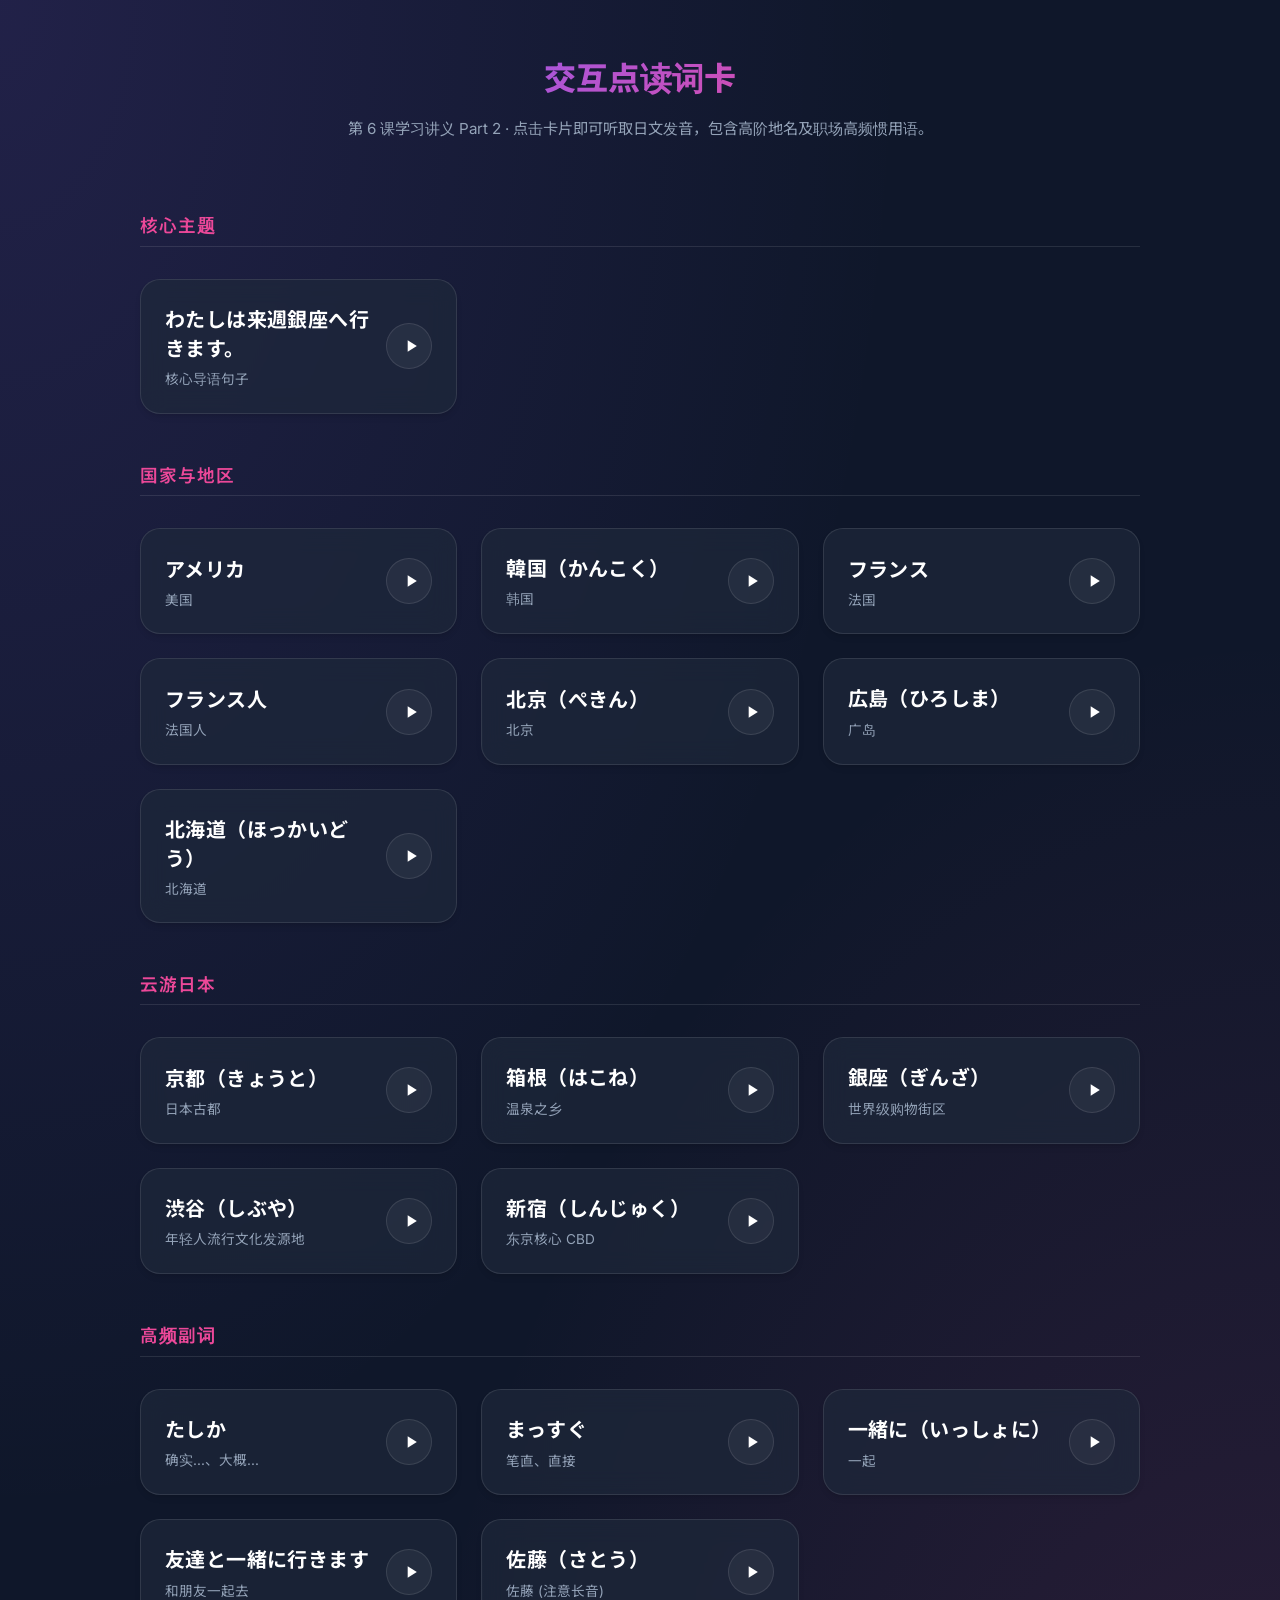
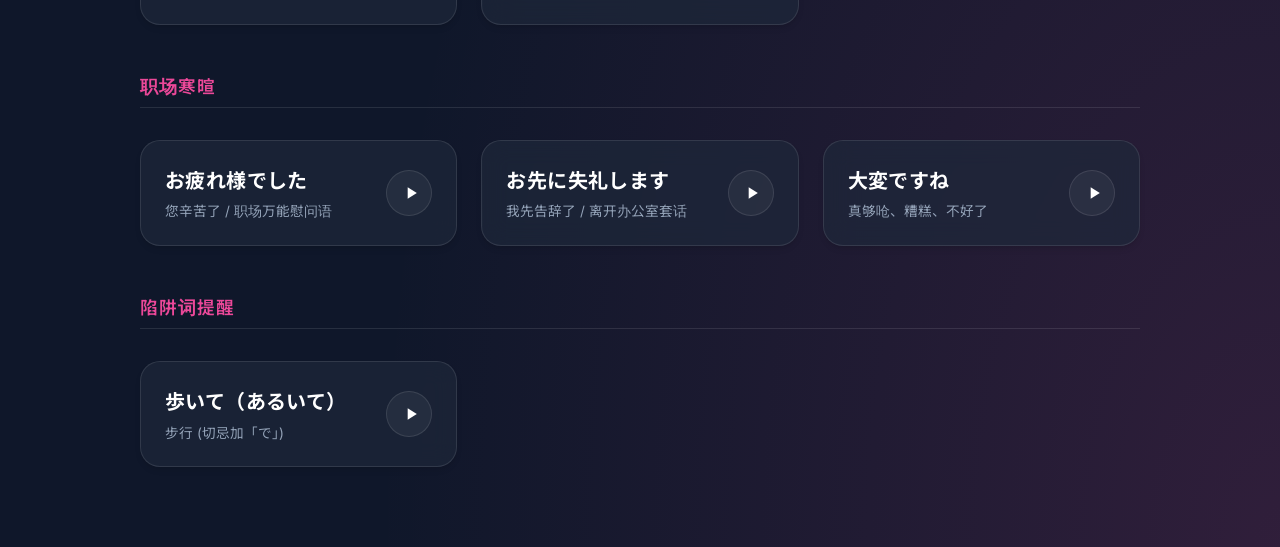
<file: jp_lesson_6_audio_deck/index.html>
<!DOCTYPE html>
<html lang="zh-CN">

<head>
    <meta charset="UTF-8">
    <meta name="viewport" content="width=device-width, initial-scale=1.0">
    <title>第六课 Part 2 互动词汇卡</title>
    <link
        href="https://fonts.googleapis.com/css2?family=Inter:wght@400;600;800&family=Noto+Sans+JP:wght@400;700&display=swap"
        rel="stylesheet">
    <style>
        :root {
            --primary: #8B5CF6;
            --secondary: #EC4899;
            --background: #0f172a;
            --card-bg: rgba(30, 41, 59, 0.7);
            --card-border: rgba(255, 255, 255, 0.1);
            --text-main: #f8fafc;
            --text-muted: #94a3b8;
            --radius-lg: 20px;
            --radius-full: 9999px;
            --transition: all 0.3s cubic-bezier(0.4, 0, 0.2, 1);
        }

        body {
            font-family: 'Inter', 'Noto Sans JP', sans-serif;
            background-color: var(--background);
            background-image:
                radial-gradient(at 0% 0%, rgba(139, 92, 246, 0.15) 0px, transparent 50%),
                radial-gradient(at 100% 100%, rgba(236, 72, 153, 0.15) 0px, transparent 50%);
            color: var(--text-main);
            margin: 0;
            padding: 2rem 1rem;
            min-height: 100vh;
            display: flex;
            flex-direction: column;
            align-items: center;
            -webkit-font-smoothing: antialiased;
        }

        .header {
            text-align: center;
            margin-bottom: 2rem;
            max-width: 600px;
        }

        .header h1 {
            font-size: 2rem;
            font-weight: 800;
            background: linear-gradient(135deg, var(--primary), var(--secondary));
            -webkit-background-clip: text;
            -webkit-text-fill-color: transparent;
            margin-bottom: 0.5rem;
        }

        .header p {
            color: var(--text-muted);
            font-size: 0.95rem;
            line-height: 1.5;
        }

        .deck-container {
            display: grid;
            grid-template-columns: repeat(auto-fill, minmax(300px, 1fr));
            gap: 1.5rem;
            width: 100%;
            max-width: 1000px;
            padding-bottom: 3rem;
        }

        .card {
            background: var(--card-bg);
            backdrop-filter: blur(12px);
            -webkit-backdrop-filter: blur(12px);
            border: 1px solid var(--card-border);
            border-radius: var(--radius-lg);
            padding: 1.5rem;
            display: flex;
            align-items: center;
            justify-content: space-between;
            transition: var(--transition);
            cursor: pointer;
            position: relative;
            overflow: hidden;
            box-shadow: 0 4px 6px -1px rgba(0, 0, 0, 0.1), 0 2px 4px -1px rgba(0, 0, 0, 0.06);
        }

        .card::before {
            content: '';
            position: absolute;
            top: 0;
            left: 0;
            width: 100%;
            height: 100%;
            background: linear-gradient(45deg, transparent, rgba(255, 255, 255, 0.05), transparent);
            transform: translateX(-100%);
            transition: 0.5s;
        }

        .card:hover {
            transform: translateY(-4px);
            box-shadow: 0 10px 15px -3px rgba(0, 0, 0, 0.2), 0 4px 6px -2px rgba(0, 0, 0, 0.1);
            border-color: rgba(139, 92, 246, 0.3);
        }

        .card:hover::before {
            transform: translateX(100%);
        }

        .card.active {
            border-color: var(--secondary);
            background: rgba(45, 55, 72, 0.8);
        }

        .card-content {
            display: flex;
            flex-direction: column;
            gap: 0.4rem;
            z-index: 1;
            flex: 1;
        }

        .jp-text {
            font-size: 1.25rem;
            font-weight: 700;
            color: #fff;
            letter-spacing: 0.02em;
        }

        .cn-text {
            font-size: 0.85rem;
            color: var(--text-muted);
            font-weight: 400;
        }

        .play-btn {
            background: rgba(255, 255, 255, 0.05);
            border: 1px solid var(--card-border);
            width: 44px;
            height: 44px;
            border-radius: var(--radius-full);
            display: flex;
            align-items: center;
            justify-content: center;
            cursor: pointer;
            transition: var(--transition);
            z-index: 1;
            flex-shrink: 0;
            margin-left: 1rem;
        }

        .card:hover .play-btn {
            background: var(--primary);
            border-color: var(--primary);
            box-shadow: 0 0 15px rgba(139, 92, 246, 0.4);
            transform: scale(1.05);
        }

        .play-btn svg {
            width: 20px;
            height: 20px;
            fill: #fff;
            margin-left: 3px;
        }

        .card.playing .play-btn {
            background: var(--secondary);
            border-color: var(--secondary);
            box-shadow: 0 0 15px rgba(236, 72, 153, 0.6);
            transform: scale(1.1);
            animation: pulse 1.5s infinite;
        }

        .card.playing .play-btn svg {
            fill: #fff;
        }

        @keyframes pulse {
            0% {
                box-shadow: 0 0 0 0 rgba(236, 72, 153, 0.7);
            }

            70% {
                box-shadow: 0 0 0 10px rgba(236, 72, 153, 0);
            }

            100% {
                box-shadow: 0 0 0 0 rgba(236, 72, 153, 0);
            }
        }

        .category-title {
            grid-column: 1 / -1;
            font-size: 1.1rem;
            font-weight: 600;
            color: var(--secondary);
            margin-top: 1.5rem;
            margin-bottom: 0.5rem;
            padding-bottom: 0.5rem;
            border-bottom: 1px solid var(--card-border);
            text-transform: uppercase;
            letter-spacing: 0.05em;
        }

        /* Scrollbar aesthetics */
        ::-webkit-scrollbar {
            width: 8px;
        }

        ::-webkit-scrollbar-track {
            background: var(--background);
        }

        ::-webkit-scrollbar-thumb {
            background: rgba(255, 255, 255, 0.2);
            border-radius: 10px;
        }

        ::-webkit-scrollbar-thumb:hover {
            background: rgba(255, 255, 255, 0.3);
        }

        /* Mobile optimization */
        @media (max-width: 600px) {
            .deck-container {
                grid-template-columns: 1fr;
            }

            .header h1 {
                font-size: 1.6rem;
            }

            body {
                padding: 1.5rem 1rem;
            }
        }
    </style>
</head>

<body>

    <div class="header">
        <h1>交互点读词卡</h1>
        <p>第 6 课学习讲义 Part 2 · 点击卡片即可听取日文发音，包含高阶地名及职场高频惯用语。</p>
    </div>

    <div class="deck-container" id="deck">
        <!-- Cards injected via JS -->
    </div>

    <script>
        const audioUrlBase = "https://tiexiang0-alt.github.io/ransport-policy-handbook/jp_lesson_6_part2_quiz/audio/audio_";
        const items = [
            { category: "核心主题", jp: "わたしは来週銀座へ行きます。", cn: "核心导语句子", id: 0 },
            { category: "国家与地区", jp: "アメリカ", cn: "美国", id: 1 },
            { category: "国家与地区", jp: "韓国（かんこく）", cn: "韩国", id: 2 },
            { category: "国家与地区", jp: "フランス", cn: "法国", id: 3 },
            { category: "国家与地区", jp: "フランス人", cn: "法国人", id: 4 },
            { category: "国家与地区", jp: "北京（ぺきん）", cn: "北京", id: 5 },
            { category: "国家与地区", jp: "広島（ひろしま）", cn: "广岛", id: 6 },
            { category: "国家与地区", jp: "北海道（ほっかいどう）", cn: "北海道", id: 7 },
            { category: "云游日本", jp: "京都（きょうと）", cn: "日本古都", id: 8 },
            { category: "云游日本", jp: "箱根（はこね）", cn: "温泉之乡", id: 9 },
            { category: "云游日本", jp: "銀座（ぎんざ）", cn: "世界级购物街区", id: 10 },
            { category: "云游日本", jp: "渋谷（しぶや）", cn: "年轻人流行文化发源地", id: 11 },
            { category: "云游日本", jp: "新宿（しんじゅく）", cn: "东京核心 CBD", id: 12 },
            { category: "高频副词", jp: "たしか", cn: "确实...、大概...", id: 13 },
            { category: "高频副词", jp: "まっすぐ", cn: "笔直、直接", id: 14 },
            { category: "高频副词", jp: "一緒に（いっしょに）", cn: "一起", id: 15 },
            { category: "高频副词", jp: "友達と一緒に行きます", cn: "和朋友一起去", id: 16 },
            { category: "高频副词", jp: "佐藤（さとう）", cn: "佐藤 (注意长音)", id: 17 },
            { category: "职场寒暄", jp: "お疲れ様でした", cn: "您辛苦了 / 职场万能慰问语", id: 18 },
            { category: "职场寒暄", jp: "お先に失礼します", cn: "我先告辞了 / 离开办公室套话", id: 19 },
            { category: "职场寒暄", jp: "大変ですね", cn: "真够呛、糟糕、不好了", id: 20 },
            { category: "陷阱词提醒", jp: "歩いて（あるいて）", cn: "步行 (切忌加「で」)", id: 21 },
        ];

        const deck = document.getElementById("deck");
        let currentAudio = null;
        let currentPlayingCard = null;

        // Group items by category
        let lastCategory = "";
        items.forEach(item => {
            if (item.category !== lastCategory) {
                const title = document.createElement("div");
                title.className = "category-title";
                title.innerText = item.category;
                deck.appendChild(title);
                lastCategory = item.category;
            }

            const card = document.createElement("div");
            card.className = "card";
            card.innerHTML = `
                <div class="card-content">
                    <div class="jp-text">${item.jp}</div>
                    <div class="cn-text">${item.cn}</div>
                </div>
                <div class="play-btn">
                    <!-- SVG Play Icon -->
                    <svg viewBox="0 0 24 24"><path d="M8 5v14l11-7z"/></svg>
                </div>
            `;

            const audioSrc = `${audioUrlBase}${item.id}.mp3`;
            const audioObj = new Audio(audioSrc);

            audioObj.onended = () => {
                card.classList.remove("playing");
            };

            card.addEventListener("click", () => {
                if (currentAudio) {
                    currentAudio.pause();
                    currentAudio.currentTime = 0;
                }
                if (currentPlayingCard) {
                    currentPlayingCard.classList.remove("playing");
                }

                audioObj.play();
                card.classList.add("playing");
                currentAudio = audioObj;
                currentPlayingCard = card;
            });

            deck.appendChild(card);
        });
    </script>
</body>

</html>
</file>
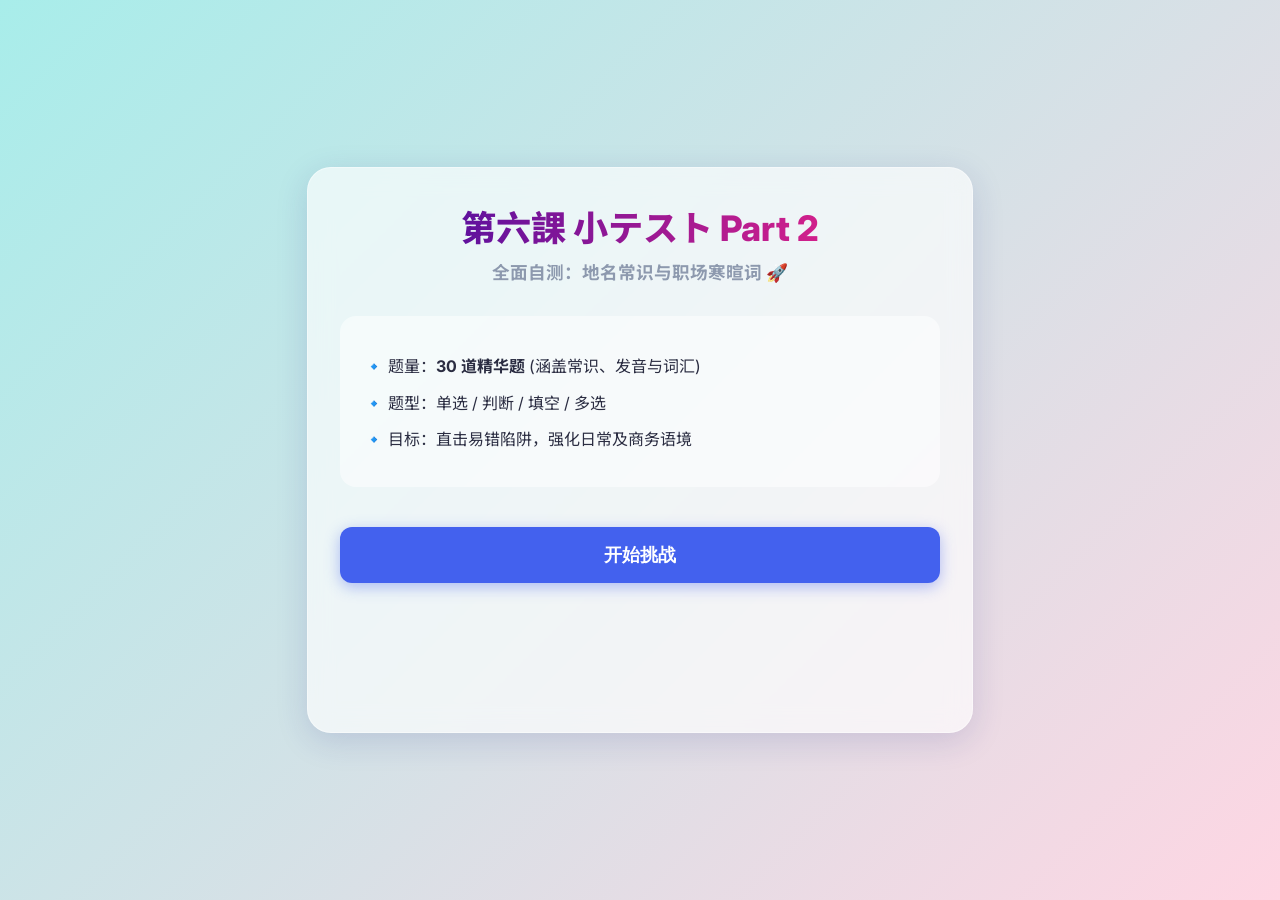
<file: jp_lesson_6_part2_quiz/index.html>
<!DOCTYPE html>
<html lang="zh">

<head>
    <meta charset="UTF-8">
    <meta name="viewport" content="width=device-width, initial-scale=1.0">
    <title>第六课 Part 2 随堂测验 (30题精华版)</title>
    <link rel="stylesheet" href="style.css">
    <link
        href="https://fonts.googleapis.com/css2?family=Inter:wght@400;600;800&family=Noto+Sans+JP:wght@400;700&family=Noto+Sans+SC:wght@400;700&display=swap"
        rel="stylesheet">
</head>

<body>
    <div class="glass-container" id="main-container">
        <!-- Start Screen -->
        <div id="start-screen" class="screen active">
            <h1 class="title-jp">第六課 小テスト Part 2</h1>
            <h2 class="subtitle">全面自测：地名常识与职场寒暄词 🚀</h2>
            <div class="stats-box">
                <p>🔹 题量：<strong>30 道精华题</strong> (涵盖常识、发音与词汇)</p>
                <p>🔹 题型：单选 / 判断 / 填空 / 多选</p>
                <p>🔹 目标：直击易错陷阱，强化日常及商务语境</p>
            </div>
            <button id="start-btn" class="primary-btn pulse-glow">开始挑战</button>
        </div>

        <!-- Quiz Screen -->
        <div id="quiz-screen" class="screen">
            <div class="quiz-header">
                <span id="progress-text" class="progress-info">第 x 题 / 共 30 题</span>
                <span id="score-display" class="score-badge">得分: 0</span>
            </div>
            <div class="progress-bar">
                <div class="progress-fill" id="progress-fill"></div>
            </div>
            <div class="question-container">
                <div id="question-type-badge" class="type-badge">单选题</div>
                <h2 id="question-text" class="question-text">问题加载中...</h2>
                <div id="options-container" class="options-grid"></div>
                <div id="input-container" class="input-wrap hidden">
                    <input type="text" id="answer-input" placeholder="点击此处输入您的答案..." autocomplete="off">
                </div>
            </div>
            <div id="feedback-message" class="feedback hidden">
                <span id="feedback-icon" class="fb-icon"></span>
                <p id="feedback-text"></p>
            </div>
            <div class="action-bar">
                <button id="submit-btn" class="primary-btn">确认提交</button>
                <button id="next-btn" class="secondary-btn hidden">下一题 ➡️</button>
            </div>
        </div>

        <!-- Result Screen -->
        <div id="result-screen" class="screen">
            <h1 class="result-title">🎯 您的最终成绩</h1>
            <div class="final-score-circle">
                <span id="final-score-val">0</span>
                <span class="score-unit">分</span>
            </div>
            <p id="result-message" class="result-feedback">分析中...</p>
            <button id="restart-btn" class="primary-btn restart">🔁 重新刷题</button>
        </div>
    </div>
    <script src="app.js"></script>
</body>

</html>
</file>
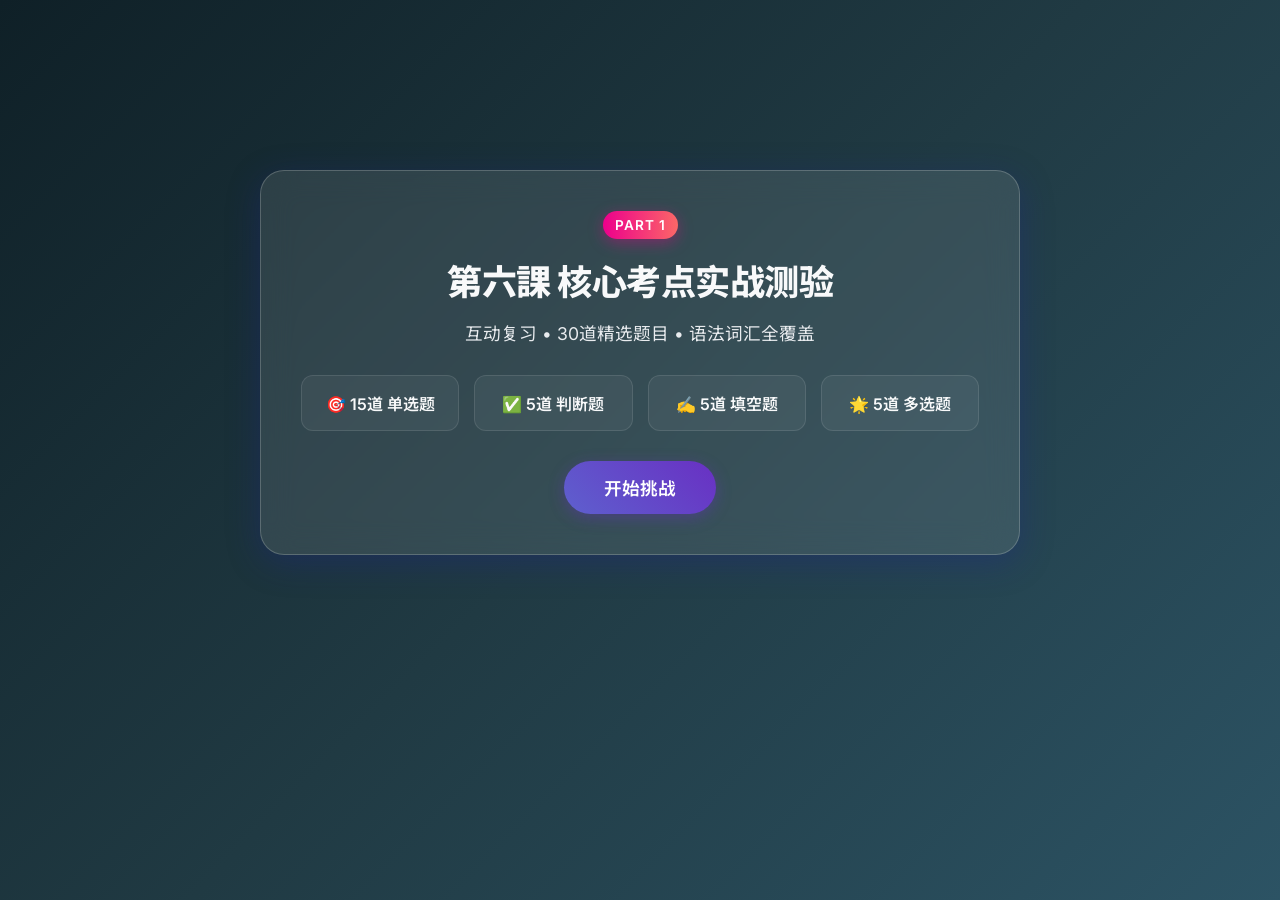
<file: jp_lesson_6_quiz/index.html>
<!DOCTYPE html>
<html lang="zh-CN">

<head>
    <meta charset="UTF-8">
    <meta name="viewport" content="width=device-width, initial-scale=1.0">
    <title>「第六課」日语核心考点突击</title>
    <link
        href="https://fonts.googleapis.com/css2?family=Inter:wght@400;600;800&family=Noto+Sans+JP:wght@400;700&family=Noto+Sans+SC:wght@400;700&display=swap"
        rel="stylesheet">
    <link rel="stylesheet" href="style.css">
</head>

<body>
    <div id="app">
        <!-- Start Screen -->
        <div id="start-screen" class="screen active">
            <div class="glass-panel text-center">
                <span class="badge">Part 1</span>
                <h1>第六課 核心考点实战测验</h1>
                <p>互动复习 • 30道精选题目 • 语法词汇全覆盖</p>
                <div class="features">
                    <div class="feature"><span>🎯</span> 15道 单选题</div>
                    <div class="feature"><span>✅</span> 5道 判断题</div>
                    <div class="feature"><span>✍️</span> 5道 填空题</div>
                    <div class="feature"><span>🌟</span> 5道 多选题</div>
                </div>
                <button id="start-btn" class="primary-btn">开始挑战</button>
            </div>
        </div>

        <!-- Quiz Screen -->
        <div id="quiz-screen" class="screen">
            <div class="header">
                <div class="progress-container">
                    <div id="progress-text">1 / 30</div>
                    <div class="progress-bar">
                        <div id="progress-fill"></div>
                    </div>
                </div>
                <div id="score-display">得分: 0</div>
            </div>

            <div class="glass-panel question-panel">
                <div class="question-header">
                    <div id="question-type-badge" class="badge">单选题</div>
                </div>
                <h2 id="question-text">问题内容</h2>

                <div id="options-container" class="options-grid">
                    <!-- Options injected via JS -->
                </div>
                <div id="input-container" class="hidden">
                    <input type="text" id="answer-input" placeholder="输入你的答案，按回车提交" autocomplete="off">
                </div>

                <div class="actions">
                    <button id="submit-btn" class="primary-btn hidden">确认提交</button>
                    <button id="next-btn" class="secondary-btn hidden">下一题 ➡️</button>
                </div>

                <div id="feedback-message" class="feedback hidden">
                    <div class="feedback-icon" id="feedback-icon"></div>
                    <div class="feedback-text" id="feedback-text"></div>
                </div>
            </div>
        </div>

        <!-- Result Screen -->
        <div id="result-screen" class="screen">
            <div class="glass-panel text-center">
                <h2>🎉 测试完毕！</h2>
                <div class="final-score">
                    <span id="final-score-val">100</span> 分
                </div>
                <p id="result-message">太棒了，你完全掌握了本课精华！</p>
                <p class="github-notice">部署状态：已针对 GitHub Pages 优化 🚀</p>
                <div class="result-actions">
                    <button id="restart-btn" class="primary-btn">再测一次</button>
                </div>
            </div>
        </div>
    </div>
    <script src="app.js"></script>
</body>

</html>
</file>
<file: jp_lesson_6_part2_quiz/style.css>
:root {
    --bg-gradient: linear-gradient(135deg, #a8edea 0%, #fed6e3 100%);
    --glass-bg: rgba(255, 255, 255, 0.65);
    --glass-border: rgba(255, 255, 255, 0.4);
    --glass-shadow: 0 8px 32px 0 rgba(31, 38, 135, 0.15);
    --primary: #4361ee;
    --primary-hover: #3a0ca3;
    --correct: #2a9d8f;
    --wrong: #e63946;
    --text-main: #2b2d42;
    --text-light: #8d99ae;
}

body {
    margin: 0;
    padding: 0;
    min-height: 100vh;
    display: flex;
    justify-content: center;
    align-items: center;
    background: var(--bg-gradient);
    font-family: 'Inter', 'Noto Sans SC', 'Noto Sans JP', sans-serif;
    color: var(--text-main);
}

.glass-container {
    width: 90%;
    max-width: 600px;
    min-height: 500px;
    background: var(--glass-bg);
    backdrop-filter: blur(12px);
    -webkit-backdrop-filter: blur(12px);
    border: 1px solid var(--glass-border);
    border-radius: 24px;
    box-shadow: var(--glass-shadow);
    padding: 2rem;
    position: relative;
    overflow: hidden;
}

.screen {
    display: none;
    flex-direction: column;
    height: 100%;
    animation: fadeIn 0.5s ease;
}

.screen.active {
    display: flex;
}

@keyframes fadeIn {
    from {
        opacity: 0;
        transform: translateY(10px);
    }

    to {
        opacity: 1;
        transform: translateY(0);
    }
}

h1,
h2 {
    margin: 0;
}

.title-jp {
    font-size: 2.2rem;
    font-weight: 800;
    text-align: center;
    margin-bottom: 0.5rem;
    background: linear-gradient(90deg, #3a0ca3, #f72585);
    -webkit-background-clip: text;
    -webkit-text-fill-color: transparent;
}

.subtitle {
    font-size: 1.1rem;
    text-align: center;
    color: var(--text-light);
    margin-bottom: 2rem;
}

.stats-box {
    background: rgba(255, 255, 255, 0.5);
    border-radius: 16px;
    padding: 1.5rem;
    margin-bottom: 2.5rem;
}

.stats-box p {
    margin: 0.8rem 0;
    font-size: 1rem;
}

.primary-btn,
.secondary-btn {
    border: none;
    padding: 1rem 2rem;
    font-size: 1.1rem;
    font-weight: 600;
    border-radius: 12px;
    cursor: pointer;
    transition: all 0.3s ease;
    width: 100%;
}

.primary-btn {
    background: var(--primary);
    color: white;
    box-shadow: 0 4px 15px rgba(67, 97, 238, 0.4);
}

.primary-btn:hover {
    background: var(--primary-hover);
    transform: translateY(-2px);
}

.secondary-btn {
    background: #e9ecef;
    color: var(--text-main);
}

.secondary-btn:hover {
    background: #dee2e6;
}

.hidden {
    display: none !important;
}

/* Quiz Screen */
.quiz-header {
    display: flex;
    justify-content: space-between;
    align-items: center;
    margin-bottom: 1rem;
}

.progress-info {
    font-weight: 600;
    color: var(--text-light);
}

.score-badge {
    background: var(--primary);
    color: white;
    padding: 0.4rem 1rem;
    border-radius: 20px;
    font-weight: 700;
}

.progress-bar {
    width: 100%;
    height: 8px;
    background: rgba(0, 0, 0, 0.1);
    border-radius: 4px;
    margin-bottom: 2rem;
    overflow: hidden;
}

.progress-fill {
    height: 100%;
    background: linear-gradient(90deg, #4cc9f0, #4361ee);
    width: 0%;
    transition: width 0.4s ease;
}

.type-badge {
    display: inline-block;
    padding: 0.3rem 0.8rem;
    border-radius: 8px;
    color: white;
    font-size: 0.85rem;
    font-weight: 600;
    margin-bottom: 1rem;
}

.question-text {
    font-size: 1.3rem;
    line-height: 1.5;
    margin-bottom: 1.5rem;
}

.options-grid {
    display: flex;
    flex-direction: column;
    gap: 0.8rem;
    margin-bottom: 1.5rem;
}

.option-btn {
    background: rgba(255, 255, 255, 0.8);
    border: 2px solid transparent;
    padding: 1rem;
    border-radius: 12px;
    cursor: pointer;
    font-size: 1.05rem;
    transition: all 0.2s;
}

.option-btn:hover {
    background: white;
    border-color: rgba(67, 97, 238, 0.3);
}

.option-btn.selected {
    border-color: var(--primary);
    background: rgba(67, 97, 238, 0.1);
    font-weight: 600;
}

.option-btn.correct {
    background: var(--correct);
    color: white;
    border-color: transparent;
}

.option-btn.wrong {
    background: var(--wrong);
    color: white;
    border-color: transparent;
}

.option-btn.disabled {
    pointer-events: none;
    opacity: 0.8;
}

.input-wrap input {
    width: 100%;
    padding: 1.2rem;
    border: 2px solid rgba(0, 0, 0, 0.1);
    border-radius: 12px;
    font-size: 1.1rem;
    outline: none;
    box-sizing: border-box;
    margin-bottom: 1.5rem;
    transition: border-color 0.3s;
}

.input-wrap input:focus {
    border-color: var(--primary);
}

.feedback {
    padding: 1rem;
    border-radius: 12px;
    margin-bottom: 1.5rem;
    font-weight: 600;
    line-height: 1.4;
    animation: slideUp 0.3s;
}

.feedback.success {
    background: rgba(42, 157, 143, 0.15);
    color: #207a6f;
    border-left: 4px solid var(--correct);
}

.feedback.error {
    background: rgba(230, 57, 70, 0.15);
    color: #b72b38;
    border-left: 4px solid var(--wrong);
}

@keyframes slideUp {
    from {
        opacity: 0;
        transform: translateY(10px);
    }

    to {
        opacity: 1;
        transform: translateY(0);
    }
}

.action-bar {
    display: flex;
    gap: 1rem;
}

/* Result */
.result-title {
    text-align: center;
    color: var(--primary);
    font-size: 2rem;
    margin-bottom: 2rem;
}

.final-score-circle {
    width: 180px;
    height: 180px;
    border-radius: 50%;
    background: white;
    box-shadow: 0 10px 30px rgba(67, 97, 238, 0.2);
    display: flex;
    flex-direction: column;
    justify-content: center;
    align-items: center;
    margin: 0 auto 2rem;
    border: 8px solid var(--primary);
}

#final-score-val {
    font-size: 4rem;
    font-weight: 800;
    color: var(--text-main);
    line-height: 1;
}

.score-unit {
    font-size: 1.2rem;
    color: var(--text-light);
    font-weight: 600;
}

.result-feedback {
    text-align: center;
    font-size: 1.2rem;
    margin-bottom: 2.5rem;
    line-height: 1.6;
}

@media (max-width: 480px) {
    .glass-container {
        width: 95%;
        padding: 1.5rem;
    }

    .title-jp {
        font-size: 1.8rem;
    }
}
</file>
<file: jp_lesson_6_quiz/style.css>
:root {
    --primary: #5e60ce;
    --primary-hover: #4ea8de;
    --secondary: #6930c3;
    --success: #06d6a0;
    --error: #ef476f;
    --text-primary: #f8f9fa;
    --text-secondary: #e9ecef;
    --glass-bg: rgba(255, 255, 255, 0.1);
    --glass-border: rgba(255, 255, 255, 0.2);
    --glass-shadow: 0 8px 32px 0 rgba(31, 38, 135, 0.37);
}

* {
    box-sizing: border-box;
    margin: 0;
    padding: 0;
}

body {
    font-family: 'Inter', 'Noto Sans JP', 'Noto Sans SC', sans-serif;
    background: linear-gradient(135deg, #0f2027, #203a43, #2c5364);
    color: var(--text-primary);
    min-height: 100vh;
    display: flex;
    justify-content: center;
    align-items: center;
    overflow-x: hidden;
}

#app {
    width: 100%;
    max-width: 800px;
    padding: 20px;
    position: relative;
    min-height: 600px;
}

.screen {
    display: none;
    opacity: 0;
    transition: opacity 0.5s ease-in-out, transform 0.5s ease;
    transform: translateY(20px);
    width: 100%;
}

.screen.active {
    display: block;
    opacity: 1;
    transform: translateY(0);
}

.glass-panel {
    background: var(--glass-bg);
    backdrop-filter: blur(16px);
    -webkit-backdrop-filter: blur(16px);
    border: 1px solid var(--glass-border);
    border-radius: 24px;
    padding: 40px;
    box-shadow: var(--glass-shadow);
}

.text-center { text-align: center; }

h1 { font-size: 2.2rem; margin: 15px 0; font-weight: 800; letter-spacing: -0.5px; }
h2 { font-size: 1.5rem; margin-bottom: 25px; line-height: 1.4; }
p { color: var(--text-secondary); margin-bottom: 30px; font-size: 1.1rem; }

.badge {
    display: inline-block;
    background: linear-gradient(90deg, #ec008c, #fc6767);
    color: white;
    padding: 6px 12px;
    border-radius: 20px;
    font-size: 0.85rem;
    font-weight: 600;
    letter-spacing: 1px;
    text-transform: uppercase;
    box-shadow: 0 4px 15px rgba(236, 0, 140, 0.4);
}

.features {
    display: grid;
    grid-template-columns: repeat(auto-fit, minmax(140px, 1fr));
    gap: 15px;
    margin: 30px 0;
}

.feature {
    background: rgba(255,255,255,0.05);
    padding: 15px;
    border-radius: 12px;
    font-weight: 600;
    border: 1px solid rgba(255,255,255,0.1);
}

button {
    cursor: pointer;
    font-family: inherit;
    font-weight: 600;
    border: none;
    outline: none;
    transition: all 0.3s ease;
}

.primary-btn {
    background: linear-gradient(45deg, var(--primary), var(--secondary));
    color: white;
    padding: 14px 40px;
    font-size: 1.1rem;
    border-radius: 30px;
    box-shadow: 0 4px 15px rgba(105, 48, 195, 0.4);
}

.primary-btn:hover {
    transform: translateY(-2px);
    box-shadow: 0 6px 20px rgba(105, 48, 195, 0.6);
    background: linear-gradient(45deg, var(--primary-hover), var(--primary));
}

.secondary-btn {
    background: rgba(255,255,255,0.1);
    color: white;
    padding: 12px 30px;
    font-size: 1rem;
    border-radius: 30px;
    border: 1px solid rgba(255,255,255,0.2);
}

.secondary-btn:hover {
    background: rgba(255,255,255,0.2);
}

/* Quiz UI */
.header {
    display: flex;
    justify-content: space-between;
    align-items: center;
    margin-bottom: 20px;
}

.progress-container { width: 70%; }
#progress-text { font-size: 0.9rem; margin-bottom: 8px; font-weight: 600; letter-spacing: 1px;}
.progress-bar {
    width: 100%;
    height: 8px;
    background: rgba(255,255,255,0.1);
    border-radius: 10px;
    overflow: hidden;
}
#progress-fill {
    height: 100%;
    background: linear-gradient(90deg, #00c6ff, #0072ff);
    width: 0%;
    transition: width 0.4s ease;
    border-radius: 10px;
}
#score-display { font-weight: 800; font-size: 1.2rem; background: rgba(0,0,0,0.3); padding: 8px 16px; border-radius: 20px; }

.question-header { margin-bottom: 15px; }

.options-grid {
    display: flex;
    flex-direction: column;
    gap: 12px;
    margin-bottom: 25px;
}

.option-btn {
    background: rgba(255,255,255,0.08);
    border: 1px solid rgba(255,255,255,0.1);
    color: var(--text-primary);
    padding: 16px 20px;
    border-radius: 14px;
    text-align: left;
    font-size: 1.05rem;
    cursor: pointer;
    transition: all 0.2s ease;
    display: flex;
    align-items: center;
}

.option-btn:hover:not(.disabled) {
    background: rgba(255,255,255,0.15);
    transform: translateX(5px);
}

.option-btn.selected {
    background: rgba(94, 96, 206, 0.4);
    border-color: var(--primary);
}

.option-btn.correct {
    background: rgba(6, 214, 160, 0.2);
    border-color: var(--success);
    color: #06d6a0;
}

.option-btn.wrong {
    background: rgba(239, 71, 111, 0.2);
    border-color: var(--error);
    color: #ef476f;
}

.option-btn.disabled { cursor: not-allowed; opacity: 0.8; }

#input-container { margin-bottom: 25px; }
#answer-input {
    width: 100%;
    background: rgba(0,0,0,0.2);
    border: 2px solid rgba(255,255,255,0.2);
    color: white;
    padding: 16px 20px;
    border-radius: 14px;
    font-size: 1.1rem;
    font-family: inherit;
    transition: all 0.3s;
}
#answer-input:focus {
    outline: none;
    border-color: var(--primary-hover);
    background: rgba(0,0,0,0.4);
}

.actions { display: flex; justify-content: flex-end; gap: 15px; }
.hidden { display: none !important; }

.feedback {
    margin-top: 25px;
    padding: 20px;
    border-radius: 14px;
    font-size: 1.05rem;
    line-height: 1.5;
    animation: fadeIn 0.4s ease;
}

.feedback.success { background: rgba(6, 214, 160, 0.15); border-left: 4px solid var(--success); }
.feedback.error { background: rgba(239, 71, 111, 0.15); border-left: 4px solid var(--error); }

.final-score { font-size: 4rem; font-weight: 800; margin: 20px 0; background: -webkit-linear-gradient(45deg, #f3ec78, #af4261); -webkit-background-clip: text; -webkit-text-fill-color: transparent; }
.github-notice { font-size: 0.9rem; color: #aaa; margin: 40px 0 10px; }

@keyframes fadeIn { from { opacity: 0; transform: translateY(-10px); } to { opacity: 1; transform: translateY(0); } }

@media (max-width: 600px) {
    .glass-panel { padding: 25px 20px; }
    h1 { font-size: 1.8rem; }
    .primary-btn { width: 100%; }
}
</file>
